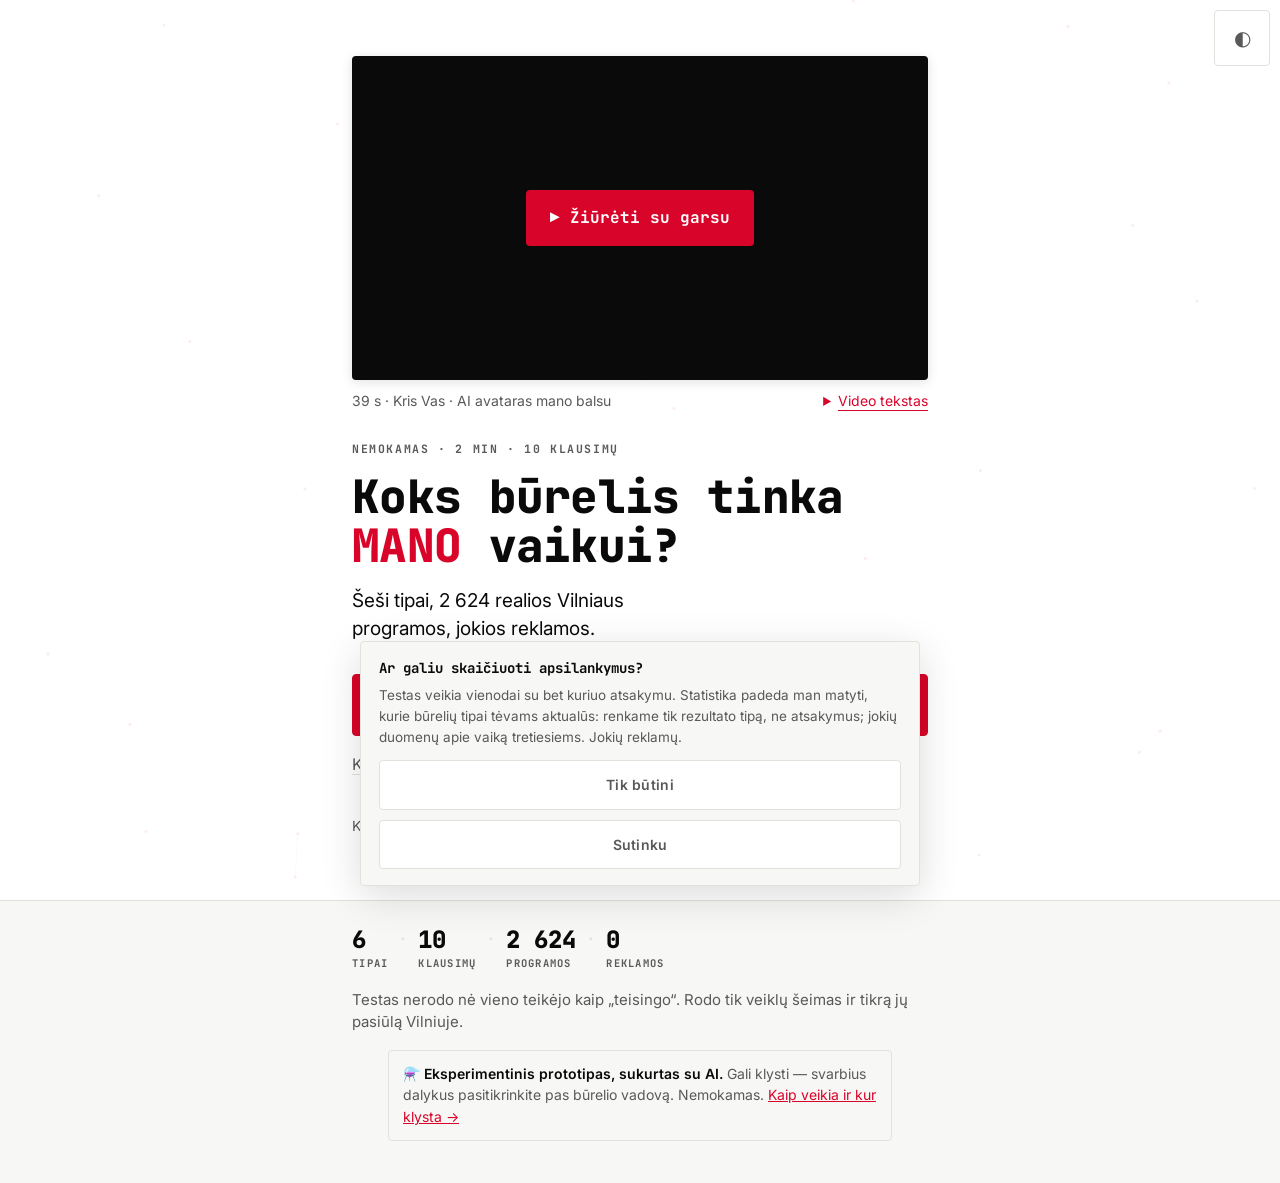
<file: index.html>
<!DOCTYPE html>
<html lang="lt">
<head>
<meta charset="utf-8">
<meta name="referrer" content="strict-origin-when-cross-origin">
<meta name="viewport" content="width=device-width, initial-scale=1, viewport-fit=cover">
<title>Būrelių testas — koks būrelis tinka mano vaikui?</title>
<meta name="description" content="Nemokamas 2 minučių testas tėvams: 10 klausimų parodo, koks būrelio TIPAS tinka jūsų vaikui, ir kiek tokių programų realiai yra Vilniuje. Šeši tipai, 2 624 realios programos, jokios reklamos.">
<meta name="author" content="Kristijonas Vasiliauskas">
<meta name="theme-color" id="tc-light" content="#FFFFFF" media="(prefers-color-scheme: light)">
<meta name="theme-color" id="tc-dark" content="#080808" media="(prefers-color-scheme: dark)">
<link rel="canonical" href="https://krisvas333.github.io/bureliu-testas/">
<meta property="og:type" content="website">
<meta property="og:site_name" content="krisvas.lt">
<meta property="og:locale" content="lt_LT">
<meta property="og:title" content="Būrelių testas — koks būrelis tinka mano vaikui?">
<meta property="og:description" content="10 klausimų · 2 min · šeši vaiko tipai · 2 624 realios Vilniaus programos. Be reklamos ir be vieno „teisingo“ teikėjo.">
<meta property="og:url" content="https://krisvas333.github.io/bureliu-testas/">
<meta property="og:image" content="https://krisvas333.github.io/bureliu-testas/og.png">
<meta property="og:image:width" content="1200">
<meta property="og:image:height" content="630">
<meta name="twitter:card" content="summary_large_image">
<meta name="twitter:title" content="Būrelių testas — koks būrelis tinka mano vaikui?">
<meta name="twitter:description" content="10 klausimų · 2 min · šeši vaiko tipai · 2 624 realios Vilniaus programos.">
<meta name="twitter:image" content="https://krisvas333.github.io/bureliu-testas/og.png">
<link rel="icon" href="data:image/svg+xml,%3Csvg xmlns='http://www.w3.org/2000/svg' viewBox='0 0 100 100'%3E%3Ccircle cx='50' cy='50' r='34' fill='%23D90429'/%3E%3C/svg%3E">
<link rel="preconnect" href="https://fonts.googleapis.com">
<link rel="preconnect" href="https://fonts.gstatic.com" crossorigin>
<link rel="stylesheet" href="https://fonts.googleapis.com/css2?family=Inter:wght@400;500;600;700&family=JetBrains+Mono:wght@400;700;800&display=swap">
<link rel="stylesheet" href="styles.css">

<!-- =========================================================================
     Analitika UŽ SUTIKIMO (ePrivacy 5(3) / ERĮ 69 str., kaip žemėlapyje).
     Iki „Sutinku" į Google ar bet kurią trečiąją šalį nesikreipiama VISAI —
     ne tik „consent denied", o joks skriptas neįkeliamas. Testas veikia
     vienodai su bet kuriuo atsakymu.
     ========================================================================= -->
<script>
window.dataLayer = window.dataLayer || [];
function gtag(){ dataLayer.push(arguments); }
gtag('consent','default',{ad_storage:'denied',ad_user_data:'denied',ad_personalization:'denied',
  analytics_storage:'denied',functionality_storage:'granted',security_storage:'granted'});
window.BTConsent=(function(){
  var KEY='bt-consent', GA='G-W7Z2B0TYVN', loaded=false;
  function read(){try{return localStorage.getItem(KEY);}catch(e){return null;}}
  function write(v){try{localStorage.setItem(KEY,v);}catch(e){}}
  function pageNoHash(){return location.origin+location.pathname+location.search;}
  function load(){
    if(loaded)return; loaded=true;
    gtag('consent','update',{analytics_storage:'granted'});
    gtag('js',new Date());
    gtag('config',GA,{page_location:pageNoHash(),anonymize_ip:true});
    var a=document.createElement('script');
    a.async=true; a.src='https://www.googletagmanager.com/gtag/js?id='+GA;
    document.head.appendChild(a);
    var b=document.createElement('script');
    b.defer=true; b.src='https://krisvas333.github.io/neuron-ar/track.js';
    b.setAttribute('data-brand','kris'); b.setAttribute('data-artifact','bureliu-testas-v4');
    b.setAttribute('data-kind','quiz');
    document.head.appendChild(b);
  }
  return { state:read, accept:function(){write('granted');load();},
           decline:function(){write('denied');},
           boot:function(){ if(read()==='granted') load(); return read(); } };
})();
</script>

<!-- tema prieš pirmą piešimą — jokio blyksnio -->
<script>
(function(){try{var t=localStorage.getItem('bt-theme');if(t==='dark'||t==='light')document.documentElement.setAttribute('data-theme',t);}catch(e){}})();
</script>
</head>
<body>

<canvas id="net" aria-hidden="true"></canvas>

<button id="btnTheme" class="theme-btn" type="button" title="Šviesus / tamsus" aria-label="Perjungti šviesią arba tamsią temą">◐</button>

<main id="app">

  <!-- ============================ 1. LANDING ============================ -->
  <section id="s-landing" class="screen on" aria-labelledby="h-landing">
    <div class="wrap hero">
      <figure class="kv-video" id="kvVideo">
        <div class="kv-video-box">
          <video id="kvVid" src="https://krisvas333.github.io/neuron-ar/kv/video/testas.mp4" poster="https://krisvas333.github.io/neuron-ar/kv/video/testas-poster.jpg" playsinline muted preload="metadata" aria-label="Kris Vas: kas yra būrelių testas, 39 s video"></video>
          <button type="button" class="kv-video-play" id="kvVidPlay">▶ Žiūrėti su garsu</button>
        </div>
        <figcaption>
          <span>39 s · Kris Vas · AI avataras mano balsu</span>
          <details><summary>Video tekstas</summary><p>Kuris būrelis tinka tavo vaikui? Nebūtinai tas, kuris arčiausiai namų. Labas, aš Kristijonas. Daugiau nei 10 metų kuriu būrelius vaikams, ir dažniausiai tėvai manęs klausia: nuo ko pradėti? Todėl sukūriau testą. 10 klausimų apie vaiką, apie 2 minutes. Rezultatas: vienas iš 6 tipų. Statytojas, tyrinėtojas, atlikėjas, strategas, judantis ar jungėjas. Ir tikros Vilniaus programos, kurios tam tipui tinka. Atvirai: vieną būrelį turiu ir aš. Todėl testas sukurtas taip, kad nė vienas teikėjas negautų pirmumo. Nemokamai ir be reklamos. Spausk mygtuką po šiuo video ir pažiūrėk, ar rezultatas atpažins tavo vaiką.</p></details>
        </figcaption>
      </figure>

      <p class="eyebrow">Nemokamas · 2 min · 10 klausimų</p>
      <h1 id="h-landing">Koks būrelis tinka <em>MANO</em> vaikui?</h1>
      <p class="lead">Šeši tipai, 2 624 realios Vilniaus programos, jokios reklamos.</p>

      <button id="btnStart" class="btn btn-primary btn-lg" type="button">Pradėti →</button>

      <p class="undernote">
        <a href="metodika.html" id="lnkMethodTop">Kaip tai veikia ir kodėl galiu tuo tikėti →</a>
      </p>

      <p class="byline">
        Kris Vasiliauskas · <a href="https://krisvas.lt" id="lnkKris" target="_blank" rel="noopener">krisvas.lt</a>
        <span class="sep">·</span>
        <span class="quiet">Powered by ExoClass.lt</span>
      </p>
    </div>

    <div class="trust">
      <div class="wrap trust-in">
        <div class="t-item"><b>6</b><i>tipai</i></div>
        <div class="t-dot" aria-hidden="true">·</div>
        <div class="t-item"><b>10</b><i>klausimų</i></div>
        <div class="t-dot" aria-hidden="true">·</div>
        <div class="t-item"><b>2 624</b><i>programos</i></div>
        <div class="t-dot" aria-hidden="true">·</div>
        <div class="t-item"><b>0</b><i>reklamos</i></div>
      </div>
      <p class="wrap trust-line">Testas nerodo nė vieno teikėjo kaip „teisingo“. Rodo tik veiklų šeimas ir tikrą jų pasiūlą Vilniuje.</p>
      <p class="wrap ai-note">⚗️ <b>Eksperimentinis prototipas, sukurtas su AI.</b> Gali klysti — svarbius dalykus pasitikrinkite pas būrelio vadovą. Nemokamas. <a href="metodika.html">Kaip veikia ir kur klysta →</a></p>
    </div>
  </section>

  <!-- ============================ 2. ŽINGSNIAI ========================== -->
  <section id="s-step" class="screen" hidden aria-labelledby="stepTitle">
    <div class="topbar">
      <div class="topbar-in">
        <button id="btnBack" class="icon-btn" type="button" aria-label="Atgal į ankstesnį klausimą">←</button>
        <div class="prog" role="progressbar" aria-valuemin="0" aria-valuemax="13" aria-valuenow="0" aria-label="Testo eiga">
          <div class="prog-fill" id="progFill"></div>
        </div>
        <span class="left-n" id="leftN">Liko 13</span>
      </div>
    </div>
    <div class="wrap stage" id="stage"></div>
  </section>

  <!-- ============================ 3. ANALIZĖ ============================ -->
  <section id="s-analyzing" class="screen" hidden aria-labelledby="h-analyzing">
    <div class="wrap analyzing">
      <p class="eyebrow">Skaičiuojame</p>
      <h2 id="h-analyzing">Renkame jūsų vaiko profilį</h2>
      <ul class="ana-list" id="anaList" aria-live="polite">
        <li><span class="tick" aria-hidden="true">✓</span>Skaitom atsakymus</li>
        <li><span class="tick" aria-hidden="true">✓</span>Lyginam su 6 tipais</li>
        <li><span class="tick" aria-hidden="true">✓</span>Tikrinam mišrų profilį</li>
        <li><span class="tick" aria-hidden="true">✓</span>Žiūrim, kiek tokių būrelių yra Vilniuje</li>
      </ul>
    </div>
  </section>

  <!-- ============================ 4. REZULTATAS ========================= -->
  <section id="s-result" class="screen" hidden aria-labelledby="resName">
    <div class="wrap result" id="result"></div>
  </section>

</main>

<div id="toast" role="status" aria-live="polite"></div>

<script src="data.js"></script>
<script src="app.js"></script>
<script>
(function(){
  var v=document.getElementById('kvVid'), b=document.getElementById('kvVidPlay'); if(!v||!b) return;
  var sent={};
  function ev(n){ if(sent[n]) return; sent[n]=1; try{ if(window.gtag) gtag('event',n,{video:'testas'}); }catch(e){} }
  var c=navigator.connection||{};
  if(!(window.matchMedia&&matchMedia('(prefers-reduced-motion: reduce)').matches) && !c.saveData){ v.muted=true; var p=v.play(); if(p&&p.catch) p.catch(function(){}); ev('kv_video_autoplay'); }
  function sound(){ v.currentTime=0; v.muted=false; v.controls=true; b.hidden=true; var p=v.play(); if(p&&p.catch) p.catch(function(){}); ev('kv_video_sound'); }
  b.onclick=sound; v.addEventListener('click',function(){ if(v.muted) sound(); });
  v.addEventListener('timeupdate',function(){ if(!v.muted&&v.duration&&v.currentTime>=v.duration/2) ev('kv_video_50'); });
  v.addEventListener('ended',function(){ if(v.muted){ v.load(); } else { ev('kv_video_complete'); b.hidden=false; b.textContent='↺ Žiūrėti dar kartą'; } });
})();
</script>

<!-- sutikimo juosta — abu mygtukai vienodo svorio (EDPB: jokių tamsiųjų šablonų) -->
<div class="consent" id="consent" role="dialog" aria-modal="false" aria-labelledby="cnsT" hidden>
  <p class="c-t" id="cnsT">Ar galiu skaičiuoti apsilankymus?</p>
  <p class="c-b">Testas veikia vienodai su bet kuriuo atsakymu. Statistika padeda man matyti, kurie
    būrelių tipai tėvams aktualūs: renkame tik rezultato tipą, ne atsakymus; jokių duomenų apie vaiką tretiesiems. Jokių reklamų.</p>
  <div class="c-a">
    <button type="button" class="btn btn-ghost" id="cnsNo">Tik būtini</button>
    <button type="button" class="btn btn-ghost" id="cnsYes">Sutinku</button>
  </div>
</div>
</body>
</html>
</file>
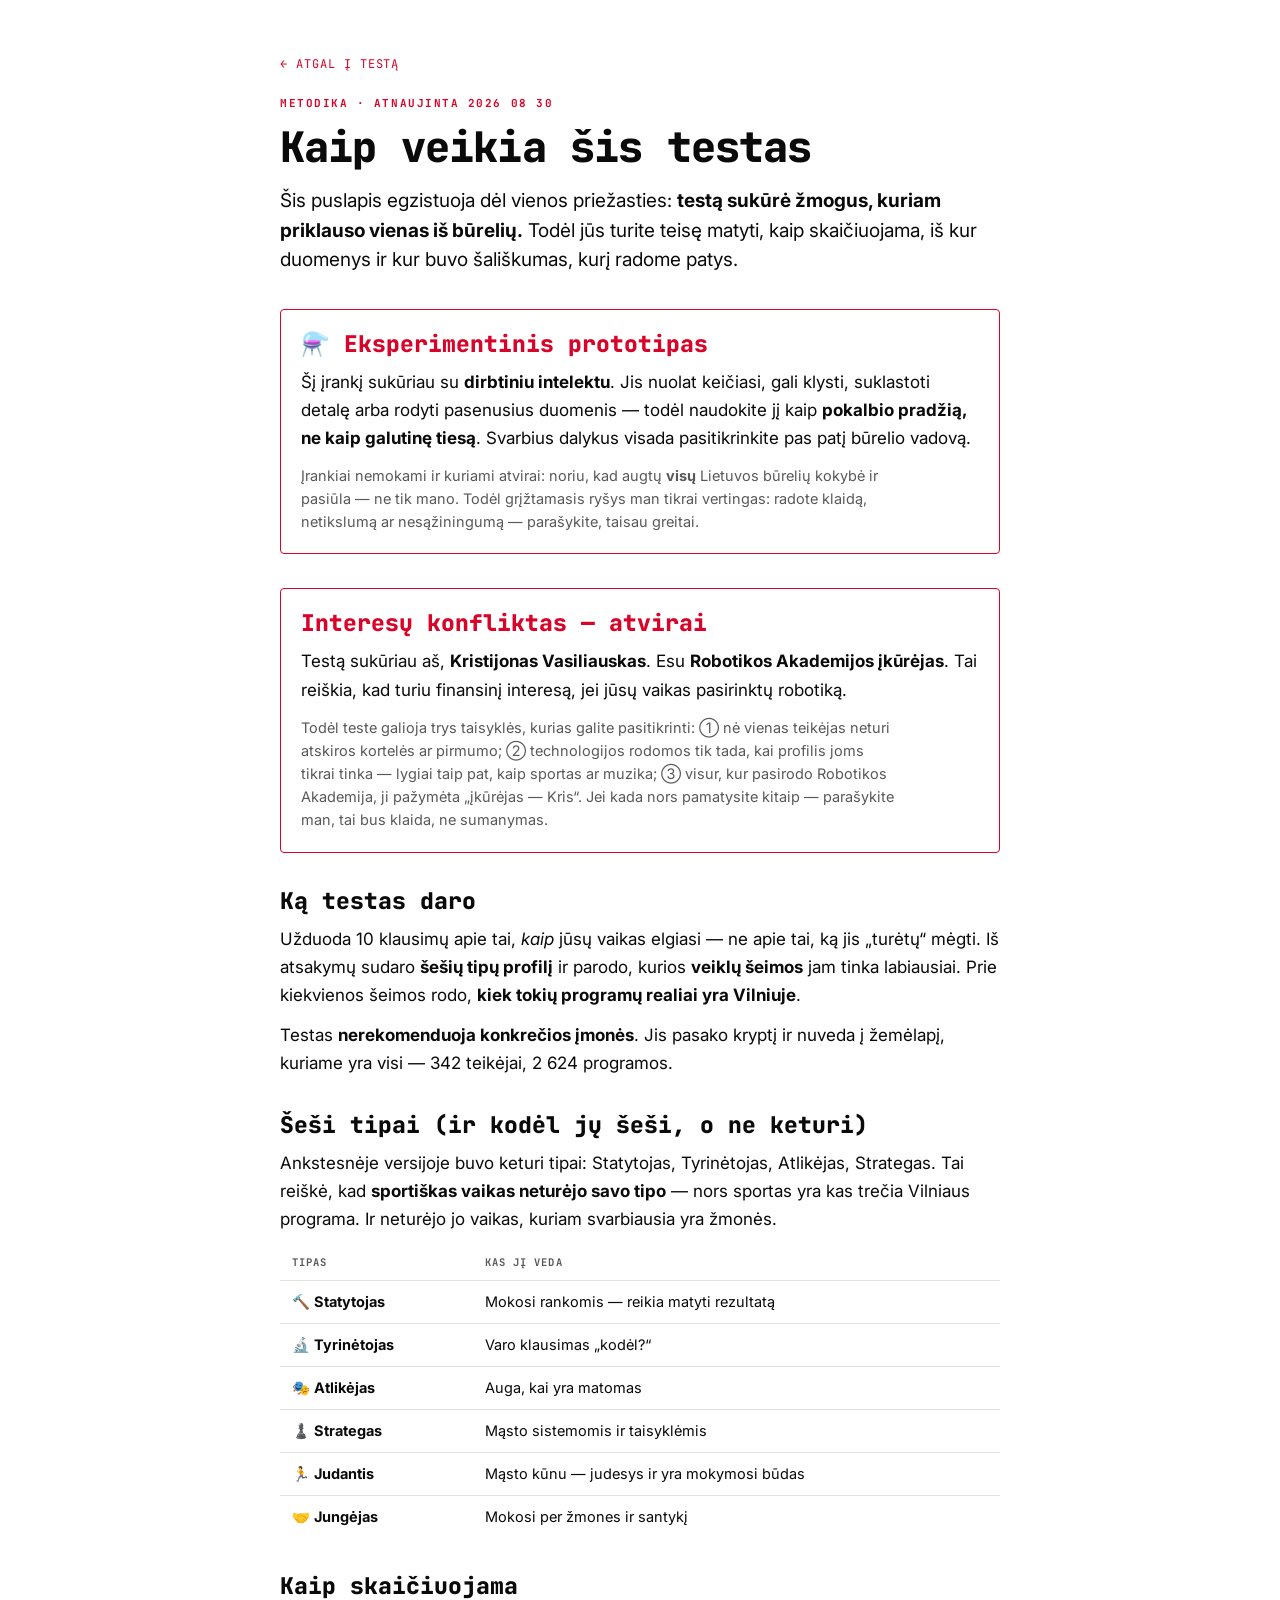
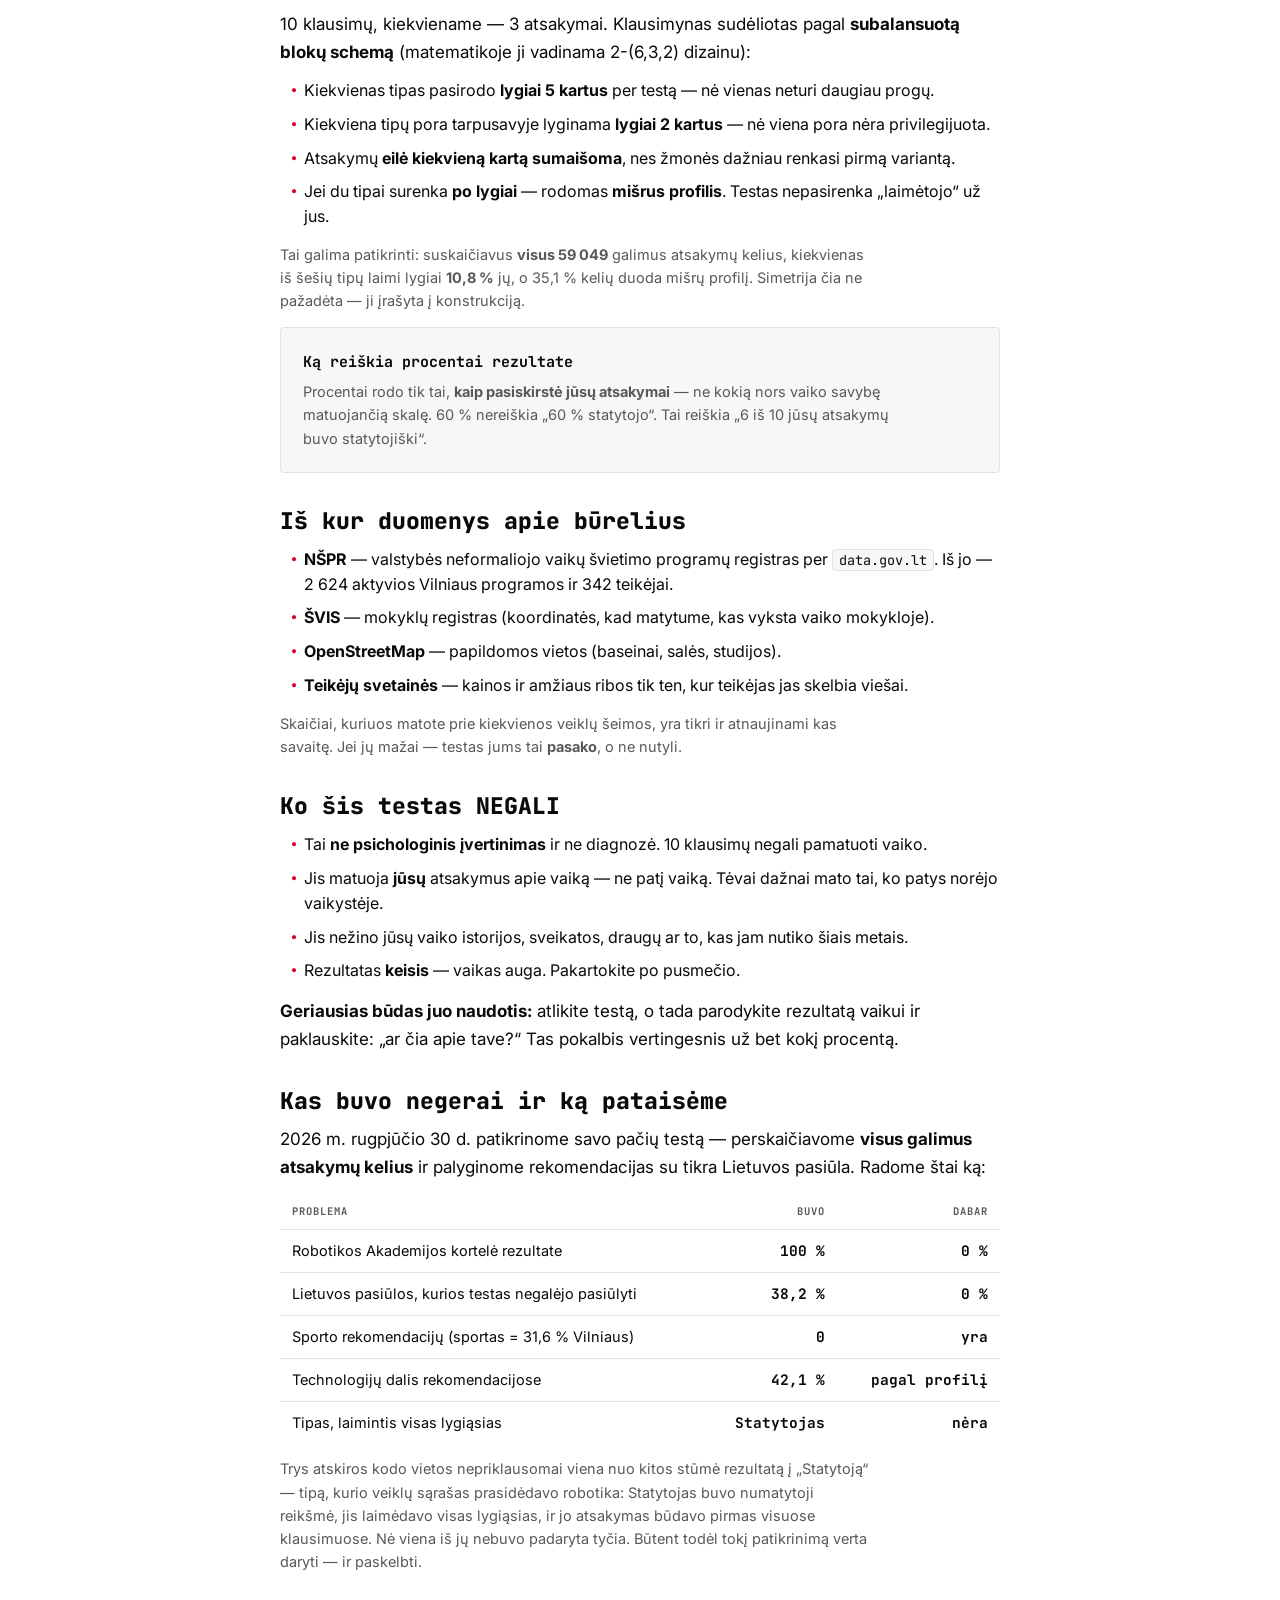
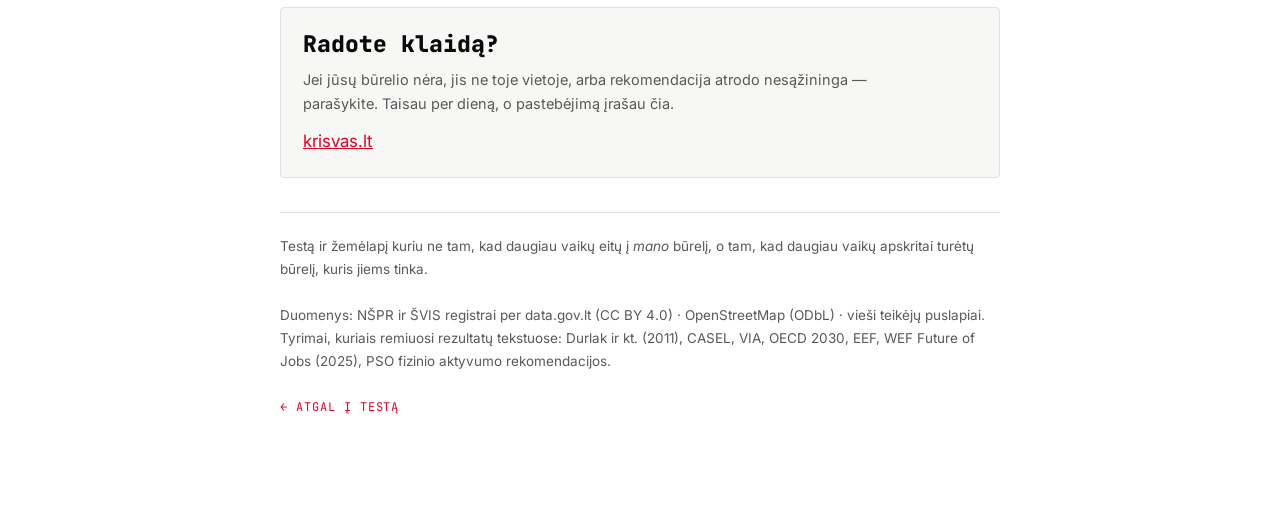
<file: metodika.html>
<!DOCTYPE html>
<html lang="lt">
<head>
<meta charset="utf-8">
<meta name="viewport" content="width=device-width, initial-scale=1">
<title>Kaip veikia būrelių testas — metodika</title>
<meta name="description" content="Atviras aprašas: kaip skaičiuojamas vaiko tipas, iš kur imami duomenys, kur yra interesų konfliktas ir ką testas NEGALI pasakyti.">
<meta name="theme-color" content="#FFFFFF" media="(prefers-color-scheme: light)">
<meta name="theme-color" content="#080808" media="(prefers-color-scheme: dark)">
<link rel="canonical" href="https://krisvas333.github.io/bureliu-testas/metodika.html">
<link rel="preconnect" href="https://fonts.googleapis.com">
<link rel="preconnect" href="https://fonts.gstatic.com" crossorigin>
<link rel="stylesheet" href="https://fonts.googleapis.com/css2?family=Inter:wght@400;500;600;700&family=JetBrains+Mono:wght@400;500;700;800&display=swap">
<style>
:root{
  --ground:#FFFFFF;--surface:#F7F7F5;--ink:#0A0A0A;--muted:#595959;
  --line:#E3E1DC;--red:#D90429;--neutral:#8C8880;--r:4px;
  --mono:"JetBrains Mono",ui-monospace,Menlo,monospace;
  --sans:"Inter",-apple-system,BlinkMacSystemFont,"Segoe UI",sans-serif;
}
@media (prefers-color-scheme:dark){
  :root:not([data-theme="light"]){
    --ground:#080808;--surface:#0D0D0D;--ink:#FAFAFA;--muted:#A3A3A3;
    --line:#262626;--red:#FF0000;--neutral:#7A7570;
  }
}
:root[data-theme="dark"]{
  --ground:#080808;--surface:#0D0D0D;--ink:#FAFAFA;--muted:#A3A3A3;
  --line:#262626;--red:#FF0000;--neutral:#7A7570;
}
*{box-sizing:border-box}
html{-webkit-text-size-adjust:100%}
body{background:var(--ground);color:var(--ink);font-family:var(--sans);
  font-size:17px;line-height:1.65;margin:0;-webkit-font-smoothing:antialiased}
.wrap{max-width:760px;margin:0 auto;padding:48px 20px 90px;display:flex;flex-direction:column;gap:34px}
a{color:var(--red)}
.eyebrow{font-family:var(--mono);font-size:11px;font-weight:700;letter-spacing:.14em;
  text-transform:uppercase;color:var(--red);margin:0}
h1{font-family:var(--mono);font-weight:800;font-size:clamp(28px,5.5vw,42px);line-height:1.1;
  letter-spacing:-.02em;margin:12px 0 0;text-wrap:balance}
h2{font-family:var(--mono);font-weight:800;font-size:clamp(19px,3.4vw,23px);line-height:1.22;
  margin:0 0 10px;text-wrap:balance}
h3{font-family:var(--mono);font-weight:700;font-size:15px;margin:0 0 6px}
.lede{font-size:19px;line-height:1.55;margin:16px 0 0;max-width:62ch}
p{margin:0 0 12px;max-width:66ch}
p:last-child{margin-bottom:0}
.small{font-size:14.5px;color:var(--muted);line-height:1.6}
.card{background:var(--surface);border:1px solid var(--line);border-radius:var(--r);padding:22px}
.flag{border:1px solid var(--red);border-radius:var(--r);padding:20px;background:var(--ground)}
ul,ol{margin:12px 0 0;padding-left:0;list-style:none;display:flex;flex-direction:column;gap:9px}
li{padding-left:24px;position:relative;font-size:16px;line-height:1.55}
li::before{content:"·";position:absolute;left:8px;top:-3px;color:var(--red);
  font-family:var(--mono);font-weight:800;font-size:20px}
ol{counter-reset:s}
ol li{counter-increment:s}
ol li::before{content:counter(s);font-size:12px;top:2px;left:2px;font-weight:700}
.tablewrap{overflow-x:auto;margin-top:12px}
table{border-collapse:collapse;width:100%;font-size:14.5px;min-width:360px}
th,td{text-align:left;padding:9px 12px;border-bottom:1px solid var(--line)}
th{font-family:var(--mono);font-size:10.5px;font-weight:700;letter-spacing:.1em;
  text-transform:uppercase;color:var(--muted)}
td.n{font-family:var(--mono);font-variant-numeric:tabular-nums;text-align:right;font-weight:700}
tr:last-child td{border-bottom:none}
code{font-family:var(--mono);font-size:13.5px;background:var(--surface);
  border:1px solid var(--line);border-radius:var(--r);padding:1px 6px}
.back{font-family:var(--mono);font-size:12px;letter-spacing:.08em;text-transform:uppercase;
  text-decoration:none;display:inline-block}
footer{border-top:1px solid var(--line);padding-top:22px;font-size:13.5px;color:var(--muted);line-height:1.7}
@media (max-width:560px){.wrap{padding:32px 16px 64px;gap:28px}}
@media (prefers-reduced-motion:reduce){*{animation:none!important;transition:none!important}}
</style>
</head>
<body>
<div class="wrap">

<header>
  <a class="back" href="./">← Atgal į testą</a>
  <p class="eyebrow" style="margin-top:18px">Metodika · atnaujinta 2026 08 30</p>
  <h1>Kaip veikia šis testas</h1>
  <p class="lede">Šis puslapis egzistuoja dėl vienos priežasties: <strong>testą sukūrė žmogus, kuriam priklauso vienas iš būrelių.</strong> Todėl jūs turite teisę matyti, kaip skaičiuojama, iš kur duomenys ir kur buvo šališkumas, kurį radome patys.</p>
</header>

<section class="flag">
  <h2 style="color:var(--red)">⚗️ Eksperimentinis prototipas</h2>
  <p>Šį įrankį sukūriau su <strong>dirbtiniu intelektu</strong>. Jis nuolat keičiasi, gali klysti, suklastoti detalę arba rodyti pasenusius duomenis — todėl naudokite jį kaip <strong>pokalbio pradžią, ne kaip galutinę tiesą</strong>. Svarbius dalykus visada pasitikrinkite pas patį būrelio vadovą.</p>
  <p class="small">Įrankiai nemokami ir kuriami atvirai: noriu, kad augtų <strong>visų</strong> Lietuvos būrelių kokybė ir pasiūla — ne tik mano. Todėl grįžtamasis ryšys man tikrai vertingas: radote klaidą, netikslumą ar nesąžiningumą — parašykite, taisau greitai.</p>
</section>

<section class="flag">
  <h2 style="color:var(--red)">Interesų konfliktas — atvirai</h2>
  <p>Testą sukūriau aš, <strong>Kristijonas Vasiliauskas</strong>. Esu <strong>Robotikos Akademijos įkūrėjas</strong>. Tai reiškia, kad turiu finansinį interesą, jei jūsų vaikas pasirinktų robotiką.</p>
  <p class="small">Todėl teste galioja trys taisyklės, kurias galite pasitikrinti: ① nė vienas teikėjas neturi atskiros kortelės ar pirmumo; ② technologijos rodomos tik tada, kai profilis joms tikrai tinka — lygiai taip pat, kaip sportas ar muzika; ③ visur, kur pasirodo Robotikos Akademija, ji pažymėta „įkūrėjas — Kris“. Jei kada nors pamatysite kitaip — parašykite man, tai bus klaida, ne sumanymas.</p>
</section>

<section>
  <h2>Ką testas daro</h2>
  <p>Užduoda 10 klausimų apie tai, <em>kaip</em> jūsų vaikas elgiasi — ne apie tai, ką jis „turėtų“ mėgti. Iš atsakymų sudaro <strong>šešių tipų profilį</strong> ir parodo, kurios <strong>veiklų šeimos</strong> jam tinka labiausiai. Prie kiekvienos šeimos rodo, <strong>kiek tokių programų realiai yra Vilniuje</strong>.</p>
  <p>Testas <strong>nerekomenduoja konkrečios įmonės</strong>. Jis pasako kryptį ir nuveda į žemėlapį, kuriame yra visi — 342 teikėjai, 2 624 programos.</p>
</section>

<section>
  <h2>Šeši tipai (ir kodėl jų šeši, o ne keturi)</h2>
  <p>Ankstesnėje versijoje buvo keturi tipai: Statytojas, Tyrinėtojas, Atlikėjas, Strategas. Tai reiškė, kad <strong>sportiškas vaikas neturėjo savo tipo</strong> — nors sportas yra kas trečia Vilniaus programa. Ir neturėjo jo vaikas, kuriam svarbiausia yra žmonės.</p>
  <div class="tablewrap">
    <table>
      <thead><tr><th>Tipas</th><th>Kas jį veda</th></tr></thead>
      <tbody>
        <tr><td>🔨 <strong>Statytojas</strong></td><td>Mokosi rankomis — reikia matyti rezultatą</td></tr>
        <tr><td>🔬 <strong>Tyrinėtojas</strong></td><td>Varo klausimas „kodėl?“</td></tr>
        <tr><td>🎭 <strong>Atlikėjas</strong></td><td>Auga, kai yra matomas</td></tr>
        <tr><td>♟️ <strong>Strategas</strong></td><td>Mąsto sistemomis ir taisyklėmis</td></tr>
        <tr><td>🏃 <strong>Judantis</strong></td><td>Mąsto kūnu — judesys ir yra mokymosi būdas</td></tr>
        <tr><td>🤝 <strong>Jungėjas</strong></td><td>Mokosi per žmones ir santykį</td></tr>
      </tbody>
    </table>
  </div>
</section>

<section>
  <h2>Kaip skaičiuojama</h2>
  <p>10 klausimų, kiekviename — 3 atsakymai. Klausimynas sudėliotas pagal <strong>subalansuotą blokų schemą</strong> (matematikoje ji vadinama 2-(6,3,2) dizainu):</p>
  <ul>
    <li>Kiekvienas tipas pasirodo <strong>lygiai 5 kartus</strong> per testą — nė vienas neturi daugiau progų.</li>
    <li>Kiekviena tipų pora tarpusavyje lyginama <strong>lygiai 2 kartus</strong> — nė viena pora nėra privilegijuota.</li>
    <li>Atsakymų <strong>eilė kiekvieną kartą sumaišoma</strong>, nes žmonės dažniau renkasi pirmą variantą.</li>
    <li>Jei du tipai surenka <strong>po lygiai</strong> — rodomas <strong>mišrus profilis</strong>. Testas nepasirenka „laimėtojo“ už jus.</li>
  </ul>
  <p class="small" style="margin-top:14px">Tai galima patikrinti: suskaičiavus <strong>visus 59 049</strong> galimus atsakymų kelius, kiekvienas iš šešių tipų laimi lygiai <strong>10,8 %</strong> jų, o 35,1 % kelių duoda mišrų profilį. Simetrija čia ne pažadėta — ji įrašyta į konstrukciją.</p>
  <div class="card" style="margin-top:14px">
    <h3>Ką reiškia procentai rezultate</h3>
    <p class="small">Procentai rodo tik tai, <strong>kaip pasiskirstė jūsų atsakymai</strong> — ne kokią nors vaiko savybę matuojančią skalę. 60 % nereiškia „60 % statytojo“. Tai reiškia „6 iš 10 jūsų atsakymų buvo statytojiški“.</p>
  </div>
</section>

<section>
  <h2>Iš kur duomenys apie būrelius</h2>
  <ul>
    <li><strong>NŠPR</strong> — valstybės neformaliojo vaikų švietimo programų registras per <code>data.gov.lt</code>. Iš jo — 2 624 aktyvios Vilniaus programos ir 342 teikėjai.</li>
    <li><strong>ŠVIS</strong> — mokyklų registras (koordinatės, kad matytume, kas vyksta vaiko mokykloje).</li>
    <li><strong>OpenStreetMap</strong> — papildomos vietos (baseinai, salės, studijos).</li>
    <li><strong>Teikėjų svetainės</strong> — kainos ir amžiaus ribos tik ten, kur teikėjas jas skelbia viešai.</li>
  </ul>
  <p class="small" style="margin-top:14px">Skaičiai, kuriuos matote prie kiekvienos veiklų šeimos, yra tikri ir atnaujinami kas savaitę. Jei jų mažai — testas jums tai <strong>pasako</strong>, o ne nutyli.</p>
</section>

<section>
  <h2>Ko šis testas NEGALI</h2>
  <ul>
    <li>Tai <strong>ne psichologinis įvertinimas</strong> ir ne diagnozė. 10 klausimų negali pamatuoti vaiko.</li>
    <li>Jis matuoja <strong>jūsų</strong> atsakymus apie vaiką — ne patį vaiką. Tėvai dažnai mato tai, ko patys norėjo vaikystėje.</li>
    <li>Jis nežino jūsų vaiko istorijos, sveikatos, draugų ar to, kas jam nutiko šiais metais.</li>
    <li>Rezultatas <strong>keisis</strong> — vaikas auga. Pakartokite po pusmečio.</li>
  </ul>
  <p style="margin-top:14px"><strong>Geriausias būdas juo naudotis:</strong> atlikite testą, o tada parodykite rezultatą vaikui ir paklauskite: „ar čia apie tave?“ Tas pokalbis vertingesnis už bet kokį procentą.</p>
</section>

<section>
  <h2>Kas buvo negerai ir ką pataisėme</h2>
  <p>2026 m. rugpjūčio 30 d. patikrinome savo pačių testą — perskaičiavome <strong>visus galimus atsakymų kelius</strong> ir palyginome rekomendacijas su tikra Lietuvos pasiūla. Radome štai ką:</p>
  <div class="tablewrap">
    <table>
      <thead><tr><th>Problema</th><th style="text-align:right">Buvo</th><th style="text-align:right">Dabar</th></tr></thead>
      <tbody>
        <tr><td>Robotikos Akademijos kortelė rezultate</td><td class="n">100 %</td><td class="n">0 %</td></tr>
        <tr><td>Lietuvos pasiūlos, kurios testas negalėjo pasiūlyti</td><td class="n">38,2 %</td><td class="n">0 %</td></tr>
        <tr><td>Sporto rekomendacijų (sportas = 31,6 % Vilniaus)</td><td class="n">0</td><td class="n">yra</td></tr>
        <tr><td>Technologijų dalis rekomendacijose</td><td class="n">42,1 %</td><td class="n">pagal profilį</td></tr>
        <tr><td>Tipas, laimintis visas lygiąsias</td><td class="n">Statytojas</td><td class="n">nėra</td></tr>
      </tbody>
    </table>
  </div>
  <p class="small" style="margin-top:14px">Trys atskiros kodo vietos nepriklausomai viena nuo kitos stūmė rezultatą į „Statytoją“ — tipą, kurio veiklų sąrašas prasidėdavo robotika: Statytojas buvo numatytoji reikšmė, jis laimėdavo visas lygiąsias, ir jo atsakymas būdavo pirmas visuose klausimuose. Nė viena iš jų nebuvo padaryta tyčia. Būtent todėl tokį patikrinimą verta daryti — ir paskelbti.</p>
</section>

<section class="card">
  <h2>Radote klaidą?</h2>
  <p class="small">Jei jūsų būrelio nėra, jis ne toje vietoje, arba rekomendacija atrodo nesąžininga — parašykite. Taisau per dieną, o pastebėjimą įrašau čia.</p>
  <p style="margin-top:10px"><a href="https://krisvas.lt" target="_blank" rel="noopener noreferrer">krisvas.lt</a></p>
</section>

<footer>
  Testą ir žemėlapį kuriu ne tam, kad daugiau vaikų eitų į <em>mano</em> būrelį, o tam, kad daugiau vaikų apskritai turėtų būrelį, kuris jiems tinka.<br><br>
  Duomenys: NŠPR ir ŠVIS registrai per data.gov.lt (CC BY 4.0) · OpenStreetMap (ODbL) · vieši teikėjų puslapiai. Tyrimai, kuriais remiuosi rezultatų tekstuose: Durlak ir kt. (2011), CASEL, VIA, OECD 2030, EEF, WEF Future of Jobs (2025), PSO fizinio aktyvumo rekomendacijos.<br><br>
  <a class="back" href="./">← Atgal į testą</a>
</footer>

</div>
<script src="https://krisvas333.github.io/neuron-ar/kv/kv-track.js" data-mode="full" defer></script>
</body>
</html>
</file>
<file: styles.css>
/* Būrelių testas v4 — Kris brand DNA (LIGHT default, DARK override)
   Kanonas: wiki/meta/brand-style.md — JetBrains Mono antraštėms/skaičiams/labels,
   Inter body ≥17px, VIENA raudona, 4px kampai, dyslexia-first tipografija.
   Vanilla CSS, jokio build'o. */

/* ---------- tokenai: VISA šviesi paletė plikame :root ---------- */
:root{
  --ground:#FFFFFF;
  --surface:#F7F7F5;
  --ink:#0A0A0A;
  --muted:#595959;
  --line:#E3E1DC;
  --red:#D90429;          /* raudona tekstui, rėmams, užpildams */
  --red-pure:#FF0000;     /* mikro-akcentai */
  --on-red:#FFFFFF;
  --shadow:0 6px 24px rgba(10,10,10,.10);
  --shadow-sm:0 2px 8px rgba(10,10,10,.07);
  --net:rgba(217,4,41,.55);
  --net-op:.16;          /* kanonas: light'e neuronų tinklas vos matomas */
  --mono:'JetBrains Mono',ui-monospace,'SF Mono',Menlo,monospace;
  --body:Inter,-apple-system,BlinkMacSystemFont,'Segoe UI',Roboto,sans-serif;
  --r:4px;
}
@media (prefers-color-scheme:dark){
  :root:not([data-theme="light"]){
    --ground:#080808;
    --surface:#0D0D0D;
    --ink:#FAFAFA;
    --muted:#A3A3A3;
    --line:#262626;
    --red:#FF0000;
    --red-pure:#FF0000;
    --on-red:#080808;
    --shadow:0 6px 24px rgba(0,0,0,.6);
    --shadow-sm:0 2px 8px rgba(0,0,0,.5);
    --net:rgba(255,0,0,.55);
    --net-op:.34;
  }
}
:root[data-theme="dark"]{
  --ground:#080808;
  --surface:#0D0D0D;
  --ink:#FAFAFA;
  --muted:#A3A3A3;
  --line:#262626;
  --red:#FF0000;
  --red-pure:#FF0000;
  --on-red:#080808;
  --shadow:0 6px 24px rgba(0,0,0,.6);
  --shadow-sm:0 2px 8px rgba(0,0,0,.5);
  --net:rgba(255,0,0,.55);
  --net-op:.34;
}

/* ---------- pamatas ---------- */
*{margin:0;padding:0;box-sizing:border-box}
html{-webkit-text-size-adjust:100%}
body{
  background:var(--ground);
  color:var(--ink);
  font-family:var(--body);
  font-size:17px;
  line-height:1.55;
  min-height:100vh;
  overflow-x:hidden;              /* jokio horizontalaus slinkimo — niekada */
  -webkit-font-smoothing:antialiased;
}
img,svg,canvas{max-width:100%}
button{font-family:inherit;font-size:inherit;color:inherit;background:none;border:0;cursor:pointer}
a{color:var(--red)}
:focus-visible{outline:3px solid var(--red);outline-offset:3px;border-radius:var(--r)}
/* programiškai fokusuota antraštė (po perėjimo) — be matomo žiedo;
   tikras klaviatūros fokusas mygtukams lieka aiškiai matomas */
[tabindex="-1"]:focus{outline:none}
.sr-only{position:absolute;width:1px;height:1px;padding:0;margin:-1px;overflow:hidden;clip:rect(0 0 0 0);white-space:nowrap;border:0}

/* ---------- bendri „brand“ elementai ---------- */
.eyebrow{
  font-family:var(--mono);font-size:11.5px;font-weight:700;letter-spacing:.14em;
  text-transform:uppercase;color:var(--muted);
}
.label{
  font-family:var(--mono);font-size:11.5px;font-weight:700;letter-spacing:.1em;
  text-transform:uppercase;color:var(--muted);
}
.num{font-family:var(--mono);font-weight:800;font-variant-numeric:tabular-nums}

/* ---------- neuron motyvas ---------- */
#net{
  position:fixed;inset:0;width:100%;height:100%;
  z-index:0;pointer-events:none;opacity:var(--net-op);
}

/* ---------- temos mygtukas ---------- */
.theme-btn{
  position:fixed;top:10px;right:10px;z-index:50;
  width:56px;height:56px;line-height:1;
  display:flex;align-items:center;justify-content:center;
  font-size:20px;color:var(--muted);
  background:var(--ground);border:1px solid var(--line);border-radius:var(--r);
}
.theme-btn:hover{color:var(--ink);border-color:var(--ink)}

/* ---------- ekranai ---------- */
#app{position:relative;z-index:1}
.screen{display:none}
.screen.on{display:block}
/* landing yra viso ekrano stulpelis — pasitikėjimo juosta prilipdoma prie
   pirmojo ekrano apačios, kad po ja neliktų tuščio balto lauko */
#s-landing.on{display:flex;flex-direction:column;min-height:100vh}
#s-landing .trust{margin-top:auto}
.wrap{width:100%;max-width:640px;margin:0 auto;padding:0 20px}

/* ---------- 1. LANDING ---------- */
.hero{padding-top:76px;padding-bottom:44px}
.hero h1{
  font-family:var(--mono);font-weight:800;letter-spacing:-.015em;
  font-size:clamp(30px,8.4vw,46px);line-height:1.08;
  margin:14px 0 16px;
}
.hero h1 em{font-style:normal;color:var(--red)}
.lead{font-size:19px;line-height:1.5;color:var(--ink);margin-bottom:30px;max-width:30ch}
.undernote{margin-top:16px;font-size:16px}
.undernote a{color:var(--muted);text-decoration:none;border-bottom:1px solid var(--line)}
.undernote a:hover{color:var(--ink);border-bottom-color:var(--ink)}
.byline{margin-top:38px;font-size:14px;color:var(--muted)}
.byline a{color:var(--muted);text-decoration:none;border-bottom:1px solid var(--line)}
.byline a:hover{color:var(--ink)}
.byline .sep{margin:0 6px;opacity:.6}
.byline .quiet{opacity:.75}

.trust{border-top:1px solid var(--line);background:var(--surface);padding:26px 0 42px}
.trust-in{display:flex;align-items:flex-start;gap:12px;flex-wrap:wrap}
.t-item{display:flex;flex-direction:column;line-height:1.05}
.t-item b{font-family:var(--mono);font-weight:800;font-size:24px;font-variant-numeric:tabular-nums}
.t-item i{
  font-style:normal;font-family:var(--mono);font-size:10.5px;font-weight:700;
  letter-spacing:.12em;text-transform:uppercase;color:var(--muted);margin-top:5px;
}
.t-dot{color:var(--line);font-size:22px;line-height:1}
.trust-line{margin-top:20px;font-size:15px;color:var(--muted);line-height:1.5}

/* ---------- 2. VIRŠUTINĖ JUOSTA ---------- */
.topbar{
  position:sticky;top:0;z-index:30;
  padding:10px 0;
  background:var(--ground);border-bottom:1px solid var(--line);
}
.topbar-in{
  display:flex;align-items:center;gap:12px;
  width:100%;max-width:640px;margin:0 auto;padding:0 20px;
}
@media (max-width:719px){
  .topbar-in{padding-right:76px}          /* vieta temos mygtukui */
}
.icon-btn{
  width:56px;height:56px;flex:0 0 56px;
  display:flex;align-items:center;justify-content:center;
  font-family:var(--mono);font-size:22px;color:var(--muted);
  border:1px solid var(--line);border-radius:var(--r);
}
.icon-btn:hover:not(:disabled){color:var(--ink);border-color:var(--ink)}
.icon-btn:disabled{opacity:.3;cursor:default}
.prog{flex:1 1 auto;height:6px;background:var(--surface);border:1px solid var(--line);border-radius:var(--r);overflow:hidden}
.prog-fill{height:100%;width:0;background:var(--red);transition:width .35s ease}
.left-n{
  flex:0 0 auto;font-family:var(--mono);font-size:11.5px;font-weight:700;
  letter-spacing:.08em;text-transform:uppercase;color:var(--muted);
  font-variant-numeric:tabular-nums;
}

/* ---------- 2b. KLAUSIMAS ---------- */
.stage{padding-top:34px;padding-bottom:56px}
.q-step{font-family:var(--mono);font-size:11.5px;font-weight:700;letter-spacing:.14em;text-transform:uppercase;color:var(--red)}
.q-title{
  font-family:var(--body);font-weight:700;letter-spacing:-.01em;
  font-size:clamp(22px,6.2vw,30px);line-height:1.25;
  margin:12px 0 26px;
}
.opts{display:flex;flex-direction:column;gap:12px}
.opt{
  display:flex;align-items:center;gap:14px;
  width:100%;min-height:68px;padding:16px 18px;text-align:left;
  font-size:18px;line-height:1.35;
  background:var(--ground);border:1.5px solid var(--line);border-radius:var(--r);
  transition:border-color .15s ease,background .15s ease,transform .12s ease;
}
.opt .dot{
  flex:0 0 20px;width:20px;height:20px;border:2px solid var(--line);border-radius:50%;
  transition:border-color .15s ease,background .15s ease,box-shadow .15s ease;
}
.opt:hover{border-color:var(--ink)}
.opt:hover .dot{border-color:var(--ink)}
.opt.sel{border-color:var(--red);background:var(--surface)}
.opt.sel .dot{border-color:var(--red);background:var(--red);box-shadow:inset 0 0 0 3px var(--ground)}

/* slinkimas kairėn, kai keičiasi klausimas */
.stage.slide-out{animation:slideOut .25s ease forwards}
.stage.slide-in{animation:slideIn .25s ease}
@keyframes slideOut{to{opacity:0;transform:translateX(-28px)}}
@keyframes slideIn{from{opacity:0;transform:translateX(28px)}to{opacity:1;transform:none}}

/* ---------- 2c. INTERSTICIALAI ---------- */
.inter{padding-top:28px;padding-bottom:56px}
.inter-card{
  position:relative;
  background:var(--ground);border:1px solid var(--line);border-radius:var(--r);
  box-shadow:var(--shadow-sm);padding:24px 20px 26px;
}
.inter-head{display:flex;align-items:flex-start;justify-content:space-between;gap:16px}
.inter h2{
  font-family:var(--mono);font-weight:800;letter-spacing:-.01em;
  font-size:clamp(21px,5.6vw,27px);line-height:1.15;margin-top:8px;
}
.big-num{
  font-family:var(--mono);font-weight:800;font-variant-numeric:tabular-nums;
  font-size:clamp(46px,14vw,72px);line-height:1;color:var(--red);
  margin:18px 0 4px;letter-spacing:-.02em;word-spacing:-.18em;
}
.big-cap{font-family:var(--mono);font-size:11.5px;font-weight:700;letter-spacing:.12em;text-transform:uppercase;color:var(--muted)}
.inter-line{margin-top:22px;font-size:18px;line-height:1.45;font-weight:600}
.inter-src{margin-top:12px;font-size:13.5px;color:var(--muted);font-family:var(--mono);letter-spacing:.02em}
.inter-actions{display:flex;align-items:center;gap:18px;margin-top:24px;flex-wrap:wrap}
.inter-actions .btn{width:auto;flex:1 1 210px;min-width:210px}
.skip{background:none;border:0;color:var(--muted);font-size:16px;text-decoration:underline;text-underline-offset:3px;padding:12px 4px;min-height:44px}
.skip:hover{color:var(--ink)}

/* atgalinės atskaitos žiedas */
.ring{flex:0 0 46px;width:46px;height:46px;position:relative}
.ring svg{display:block;transform:rotate(-90deg)}
.ring .trk{stroke:var(--line)}
.ring .bar{stroke:var(--red);stroke-linecap:round;transition:stroke-dashoffset .2s linear}
.ring b{
  position:absolute;inset:0;display:flex;align-items:center;justify-content:center;
  font-family:var(--mono);font-size:14px;font-weight:700;font-variant-numeric:tabular-nums;color:var(--muted);
}

/* pasiūlos stulpeliai */
.bars{margin-top:22px;display:flex;flex-direction:column;gap:9px}
.bar-row{display:grid;grid-template-columns:104px 1fr 52px;align-items:center;gap:10px}
.bar-row .bl{font-size:14.5px;color:var(--ink);overflow:hidden;text-overflow:ellipsis;white-space:nowrap}
.bar-row .bt{display:block;height:14px;background:var(--surface);border:1px solid var(--line);border-radius:var(--r);overflow:hidden}
.bar-row .bf{display:block;height:100%;width:0;background:var(--red);opacity:.32;transition:width .9s cubic-bezier(.22,.61,.36,1)}
.bar-row.hi .bf{opacity:1}
.bar-row .bn{font-family:var(--mono);font-size:14px;font-weight:700;font-variant-numeric:tabular-nums;text-align:right;color:var(--ink)}

/* ribos, pasirodančios po vieną */
.limits{margin-top:22px;display:flex;flex-direction:column;gap:12px;list-style:none}
.limits li{
  display:flex;gap:12px;align-items:flex-start;font-size:16.5px;line-height:1.4;
  opacity:0;transform:translateY(8px);transition:opacity .45s ease,transform .45s ease;
}
.limits li.on{opacity:1;transform:none}
.limits li .n{
  flex:0 0 auto;font-family:var(--mono);font-weight:800;color:var(--red);font-size:17px;
}

/* statistikos plytelės */
.tiles{margin-top:22px;display:grid;grid-template-columns:1fr;gap:10px}
.tile{background:var(--surface);border:1px solid var(--line);border-radius:var(--r);padding:14px 16px}
.tile b{display:block;font-family:var(--mono);font-weight:800;font-size:30px;font-variant-numeric:tabular-nums;color:var(--red);line-height:1.1}
.tile i{display:block;font-style:normal;font-size:14.5px;color:var(--muted);margin-top:5px;line-height:1.35}

/* ---------- 3. ANALIZĖ ---------- */
.analyzing{padding-top:96px;padding-bottom:80px;min-height:70vh}
.analyzing h2{font-family:var(--mono);font-weight:800;font-size:clamp(22px,6vw,30px);line-height:1.15;margin:12px 0 30px}
.ana-list{list-style:none;display:flex;flex-direction:column;gap:16px}
.ana-list li{
  display:flex;align-items:center;gap:12px;font-size:18px;color:var(--muted);
  opacity:.3;transition:opacity .3s ease,color .3s ease;
}
.ana-list li.on{opacity:1;color:var(--ink)}
.ana-list .tick{
  flex:0 0 26px;width:26px;height:26px;display:flex;align-items:center;justify-content:center;
  border:1.5px solid var(--line);border-radius:50%;color:transparent;font-size:14px;font-weight:700;
  transition:border-color .3s ease,color .3s ease;
}
.ana-list li.on .tick{border-color:var(--red);color:var(--red)}

/* ---------- 4. REZULTATAS ---------- */
.result{padding-top:62px;padding-bottom:72px}
.res-sec{margin-top:38px}
.res-sec h3{
  font-family:var(--mono);font-weight:800;font-size:15px;letter-spacing:.06em;
  text-transform:uppercase;margin-bottom:16px;
}

/* a. tapatybės kortelė */
.identity{border:1px solid var(--line);border-left:4px solid var(--red);border-radius:var(--r);background:var(--surface);padding:24px 20px}
.identity .emo{font-size:44px;line-height:1}
.identity h2{
  font-family:var(--mono);font-weight:800;letter-spacing:-.01em;
  font-size:clamp(28px,7.6vw,42px);line-height:1.05;margin:12px 0 10px;color:var(--red);
}
.identity .claim{font-size:20px;font-weight:700;line-height:1.35;margin-bottom:12px}
.identity .desc{font-size:17.5px;line-height:1.5;color:var(--ink)}
.identity .mixnote{
  margin-top:16px;padding-top:16px;border-top:1px solid var(--line);
  font-size:16px;line-height:1.5;color:var(--muted);
}

/* b. profilio juostos */
.prof{display:flex;flex-direction:column;gap:11px}
.prow{display:grid;grid-template-columns:auto 1fr 48px;align-items:center;gap:10px}
.prow .pl{display:flex;align-items:center;gap:8px;font-size:14.5px;min-width:0}
.prow .pl span{overflow:hidden;text-overflow:ellipsis;white-space:nowrap}
.prow .pt{display:block;height:14px;background:var(--surface);border:1px solid var(--line);border-radius:var(--r);overflow:hidden}
.prow .pf{display:block;height:100%;width:0;background:var(--muted);opacity:.4;transition:width 1s cubic-bezier(.22,.61,.36,1)}
.prow.win .pf{background:var(--red);opacity:1}
.prow.win .pl{font-weight:700}
.prow .pn{font-family:var(--mono);font-size:14px;font-weight:700;font-variant-numeric:tabular-nums;text-align:right;color:var(--muted)}
.prow.win .pn{color:var(--ink)}

/* c. pastebėjimai */
.notes{list-style:none;display:flex;flex-direction:column;gap:14px}
.notes li{display:flex;gap:12px;font-size:17px;line-height:1.5}
.notes li::before{content:"—";color:var(--red);font-family:var(--mono);font-weight:800;flex:0 0 auto}

/* d. šeimos */
.fams{display:flex;flex-direction:column;gap:10px}
.fam{
  display:block;text-decoration:none;color:inherit;
  border:1px solid var(--line);border-radius:var(--r);background:var(--ground);
  padding:16px 18px;min-height:56px;
  transition:border-color .15s ease,background .15s ease;
}
.fam:hover{border-color:var(--red);background:var(--surface)}
.fam-top{display:flex;align-items:center;gap:10px;flex-wrap:wrap}
.fam-emo{font-size:22px;line-height:1}
.fam-name{font-size:18px;font-weight:700;line-height:1.2}
.chip{
  font-family:var(--mono);font-size:10.5px;font-weight:700;letter-spacing:.1em;text-transform:uppercase;
  padding:4px 8px;border-radius:var(--r);border:1px solid var(--line);color:var(--muted);white-space:nowrap;
}
.chip.s3{background:var(--red);border-color:var(--red);color:var(--on-red)}
.chip.s2{border-color:var(--red);color:var(--red)}
.fam-go{margin-left:auto;font-family:var(--mono);font-weight:800;color:var(--red)}
.fam-hint{font-size:14.5px;color:var(--muted);margin-top:7px;line-height:1.4}
.fam-supply{
  font-family:var(--mono);font-size:13px;font-weight:700;letter-spacing:.03em;
  font-variant-numeric:tabular-nums;color:var(--ink);margin-top:9px;
}
.fam-thin{font-size:13.5px;color:var(--muted);margin-top:6px;line-height:1.4;font-style:italic}

/* e/f/g. sąrašai */
.plain{list-style:none;display:flex;flex-direction:column;gap:13px}
.plain li{display:flex;gap:12px;font-size:17px;line-height:1.5}
.plain li::before{content:"•";color:var(--red);font-weight:700;flex:0 0 auto}
.science{font-size:16.5px;line-height:1.55;color:var(--ink);border-left:3px solid var(--line);padding-left:16px}
.science+.science{margin-top:14px}

/* h. atskleidimas */
.disclose{
  margin-top:38px;border:1px solid var(--line);border-radius:var(--r);background:var(--surface);
  padding:18px 20px;font-size:15.5px;line-height:1.55;color:var(--muted);
}
.disclose a{display:inline-block;margin-top:12px;color:var(--red);text-decoration:none;font-weight:600;border-bottom:1px solid var(--line)}
.disclose a:hover{border-bottom-color:var(--red)}

/* i. mygtukai */
.btn{
  display:flex;align-items:center;justify-content:center;gap:8px;
  width:100%;min-height:56px;padding:15px 22px;
  font-family:var(--mono);font-weight:700;font-size:15px;letter-spacing:.08em;text-transform:uppercase;
  border-radius:var(--r);border:1.5px solid transparent;
  transition:background .15s ease,color .15s ease,border-color .15s ease;
  text-decoration:none;text-align:center;line-height:1.25;
}
.btn-lg{min-height:62px;font-size:16px}
.btn-primary{background:var(--red);color:var(--on-red);border-color:var(--red)}
.btn-primary:hover{filter:brightness(1.08)}
.btn-outline{border-color:var(--ink);color:var(--ink);background:var(--ground)}
.btn-outline:hover{background:var(--surface)}
.btn-ghost{border-color:var(--line);color:var(--muted);background:var(--ground);text-transform:none;letter-spacing:.02em;font-family:var(--body);font-weight:600;font-size:16px}
.btn-ghost:hover{color:var(--ink);border-color:var(--ink)}
.ctas{margin-top:38px;display:flex;flex-direction:column;gap:10px}
.honesty{margin-top:34px;font-style:italic;text-align:center;color:var(--muted);font-size:15.5px;line-height:1.55}

/* ---------- toast ---------- */
#toast{
  position:fixed;left:50%;bottom:24px;transform:translate(-50%,20px);
  z-index:80;max-width:calc(100vw - 40px);
  background:var(--ink);color:var(--ground);
  padding:13px 18px;border-radius:var(--r);font-size:15px;font-weight:600;
  opacity:0;pointer-events:none;transition:opacity .2s ease,transform .2s ease;
  box-shadow:var(--shadow);
}
#toast.on{opacity:1;transform:translate(-50%,0)}

/* ---------- desktop ---------- */
@media (min-width:720px){
  body{font-size:18px}
  .wrap{padding:0 32px}
  .hero{padding-top:104px;padding-bottom:64px}
  .stage{padding-top:48px}
  .opts{gap:14px}
  .opt{min-height:76px;font-size:19px;padding:18px 22px}
  .tiles{grid-template-columns:repeat(3,1fr)}
  .inter-card{padding:32px 30px 34px}
  .bar-row{grid-template-columns:180px 1fr 56px}
  .bar-row .bl{font-size:15.5px}
  .topbar{padding:12px 0}
  .ctas{margin-top:44px}
  .ctas .btn{align-self:stretch}
  .result{padding-top:74px}
}

/* ---------- mažas telefonas (375 px ir siauriau) ---------- */
@media (max-width:380px){
  .wrap{padding:0 16px}
  .bar-row{grid-template-columns:88px 1fr 46px;gap:8px}
  .bar-row .bl{font-size:13.5px}
  .prow{grid-template-columns:auto 1fr 42px}
  .opt{padding:15px 15px;font-size:18px;gap:12px}
  .theme-btn{width:52px;height:52px;top:6px;right:6px}
  .topbar-in{padding-right:66px;padding-left:16px;gap:9px}
}

/* ---------- sumažintas judesys ---------- */
@media (prefers-reduced-motion:reduce){
  *,*::before,*::after{
    animation-duration:.001ms !important;animation-iteration-count:1 !important;
    transition-duration:.001ms !important;scroll-behavior:auto !important;
  }
  .limits li{opacity:1;transform:none}
}


/* ---------- ⚗️ atsakomybės eilutė + sutikimo juosta (privaloma) ---------- */
.ai-note{
  border:1px solid var(--line); border-radius:var(--r); padding:12px 14px;
  margin:16px auto 0; max-width:56ch; font-size:14px; line-height:1.55; color:var(--muted);
}
.ai-note b{color:var(--ink); font-weight:600}
.ai-card{border:1px solid var(--line)}
.ai-label{
  font-family:var(--mono); font-size:11px; font-weight:700; letter-spacing:.12em;
  text-transform:uppercase; color:var(--muted); margin:0 0 8px;
}
.ai-p{font-size:14px; line-height:1.6; color:var(--muted); margin:0 0 10px}
.ai-link{
  font-family:var(--mono); font-size:13px; color:var(--red);
  text-decoration:none; border-bottom:1px solid currentColor;
}
.consent{
  position:fixed; left:50%; transform:translateX(-50%); bottom:14px; z-index:1200;
  width:min(560px, calc(100% - 24px));
  background:var(--surface); border:1px solid var(--line); border-radius:var(--r);
  padding:16px 18px; box-shadow:0 10px 40px rgba(0,0,0,.14);
}
.consent[hidden]{display:none}
.consent .c-t{font-family:var(--mono); font-size:14px; font-weight:700; margin:0 0 6px; color:var(--ink)}
.consent .c-b{font-size:13.5px; line-height:1.55; color:var(--muted); margin:0 0 12px}
.consent .c-a{display:flex; gap:10px; flex-wrap:wrap}
.consent .c-a .btn{flex:1 1 auto; min-height:48px; font-size:14px}
@media (max-width:420px){ .consent{bottom:8px; padding:14px} }

/* ---------- naujienlaiškio kortelė (rezultate: viršuje + pabaigoje) ---------- */
.nl-card{
  margin-top:22px;padding:20px 18px;
  border:1.5px solid var(--red);border-radius:var(--r);background:var(--ground);
}
.nl-card.nl-end{margin-top:34px;border-color:var(--line);background:var(--surface)}
.nl-t{
  font-family:var(--mono);font-weight:800;font-size:18px;line-height:1.3;
  letter-spacing:-.005em;margin:0 0 8px;color:var(--ink);text-transform:none;
}
.nl-v{font-size:16.5px;line-height:1.5;color:var(--ink);margin:0 0 6px;max-width:48ch}
.nl-proof{font-family:var(--mono);font-size:13px;font-weight:700;color:var(--muted);margin:0 0 14px}
.nl-end .nl-t{margin-bottom:14px}
.nl-form{display:flex;flex-direction:column;gap:12px}
.nl-in{
  width:100%;min-height:54px;padding:12px 14px;
  font:500 17px/1.3 var(--body);color:var(--ink);background:var(--ground);
  border:1.5px solid var(--ink);border-radius:var(--r);
  -webkit-appearance:none;appearance:none;
}
.nl-in::placeholder{color:var(--muted);opacity:1}
.nl-in:focus{outline:3px solid var(--red);outline-offset:2px}
.nl-in[aria-invalid="true"]{border-color:var(--red)}
.nl-consent{
  display:grid;grid-template-columns:26px 1fr;gap:10px;align-items:start;
  font-size:15px;line-height:1.5;color:var(--ink);cursor:pointer;
}
.nl-cb{width:24px;height:24px;margin-top:1px;accent-color:var(--red);cursor:pointer}
.nl-cb[aria-invalid="true"]{outline:2px solid var(--red);outline-offset:2px}
.nl-consent a{color:var(--red);font-weight:600}
.nl-btn{min-height:54px}
.nl-btn[disabled]{opacity:.75;cursor:progress}
.nl-spin{
  display:none;width:18px;height:18px;border-radius:50%;
  border:2.5px solid currentColor;border-right-color:transparent;
  animation:nlspin .8s linear infinite;
}
.nl-btn.is-busy .nl-spin{display:inline-block}
@keyframes nlspin{to{transform:rotate(360deg)}}
.nl-msg{font-size:15px;line-height:1.5;color:var(--red);font-weight:600;overflow-wrap:anywhere}
.nl-msg a{color:var(--red)}
.nl-msg[hidden]{display:none}
/* medaus puodas: nematomas žmonėms, bet pasiekiamas botams */
.nl-hp{position:absolute;left:-9999px;top:auto;width:1px;height:1px;overflow:hidden}
.nl-card.nl-done{display:flex;gap:12px;align-items:center;border-color:var(--line);background:var(--surface)}
.nl-ok-ic{
  flex:0 0 32px;height:32px;border-radius:50%;display:flex;align-items:center;justify-content:center;
  background:var(--red);color:var(--on-red);font-weight:800;font-size:17px;
}
.nl-thanks{font-size:17px;font-weight:600;line-height:1.45;margin:0}
.nl-thanks:focus{outline:none}
.nl-card{position:relative}
@media (min-width:720px){ .nl-card{padding:24px 24px} .nl-t{font-size:20px} }

/* ---------- avataro video (2026-11-14) ---------- */
.kv-video{margin:0 0 28px}
.kv-video-box{position:relative;aspect-ratio:16/9;background:#0A0A0A;border-radius:var(--r);overflow:hidden;box-shadow:0 2px 12px rgba(0,0,0,.12)}
.kv-video-box video{width:100%;height:100%;object-fit:cover;display:block}
.kv-video-play{position:absolute;left:50%;top:50%;transform:translate(-50%,-50%);min-height:56px;padding:0 24px;border:0;border-radius:var(--r);background:var(--red);color:#fff;font:700 16px/1 var(--mono);cursor:pointer}
.kv-video-play:hover{filter:brightness(1.08)}
.kv-video figcaption{margin-top:10px;display:flex;flex-wrap:wrap;justify-content:space-between;gap:6px 20px;font-size:14px;color:var(--muted)}
.kv-video summary{cursor:pointer;color:var(--red);text-decoration:underline;text-underline-offset:4px}
.kv-video details p{margin-top:8px;font-size:16px;line-height:1.55;color:var(--ink)}
#s-landing .hero{padding-top:56px}
</file>
